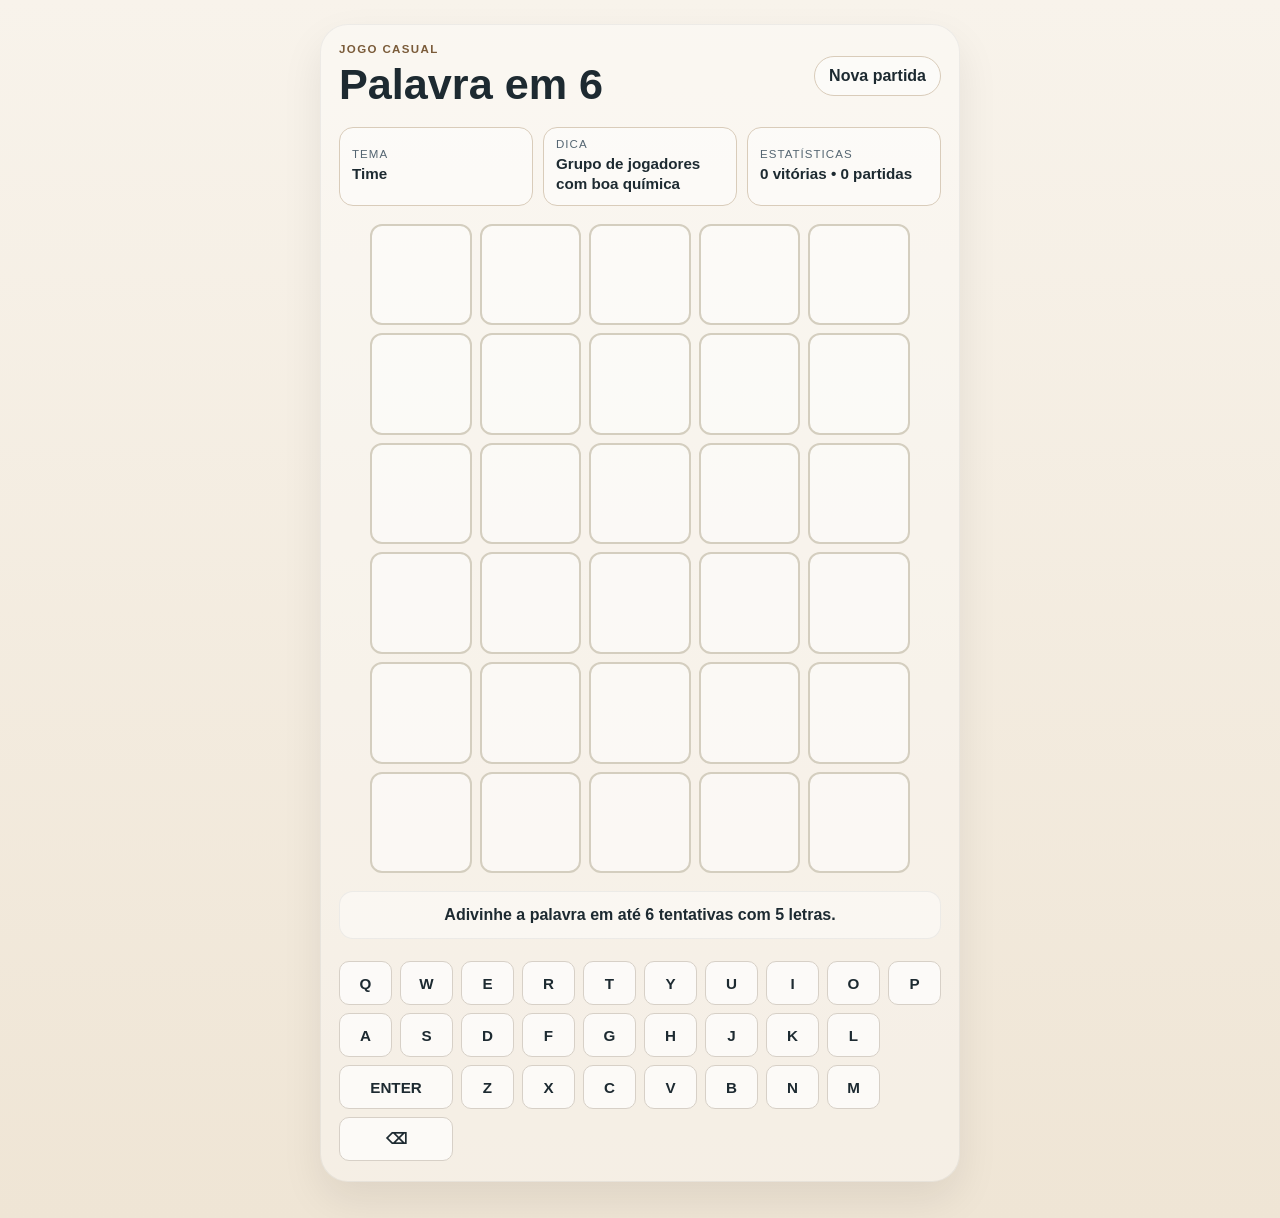
<file: index.html>
<!DOCTYPE html>
<html lang="pt-BR">
  <head>
    <meta charset="UTF-8" />
    <meta name="viewport" content="width=device-width, initial-scale=1.0" />
    <title>Palavra em 6</title>
    <meta
      name="description"
      content="Jogo casual de adivinhação de palavras para estudantes em português."
    />
    <link rel="stylesheet" href="styles.css" />
  </head>
  <body>
    <main class="app" aria-label="Jogo de adivinhação de palavras">
      <header class="topbar">
        <div>
          <p class="eyebrow">Jogo casual</p>
          <h1>Palavra em 6</h1>
        </div>
        <button id="new-game" class="ghost-button" type="button">Nova partida</button>
      </header>

      <section class="status-panel" aria-label="Informações da partida">
        <div class="meta-box">
          <span class="meta-label">Tema</span>
          <strong id="category">Carregando...</strong>
        </div>
        <div class="meta-box">
          <span class="meta-label">Dica</span>
          <strong id="hint">Carregando...</strong>
        </div>
        <div class="meta-box stats-box">
          <span class="meta-label">Estatísticas</span>
          <strong id="stats">0 vitórias</strong>
        </div>
      </section>

      <section class="board-wrap" aria-label="Grade do jogo">
        <div id="board" class="board" aria-live="polite"></div>
      </section>

      <section class="message-area" aria-live="polite" aria-atomic="true">
        <div id="status-message" class="status-message" role="status">
          Adivinhe a palavra em até 6 tentativas com 6 letras.
        </div>
      </section>

      <section class="keyboard-panel" aria-label="Teclado virtual">
        <div id="keyboard" class="keyboard" aria-live="off"></div>
      </section>
    </main>

    <script src="script.js"></script>
  </body>
</html>
</file>
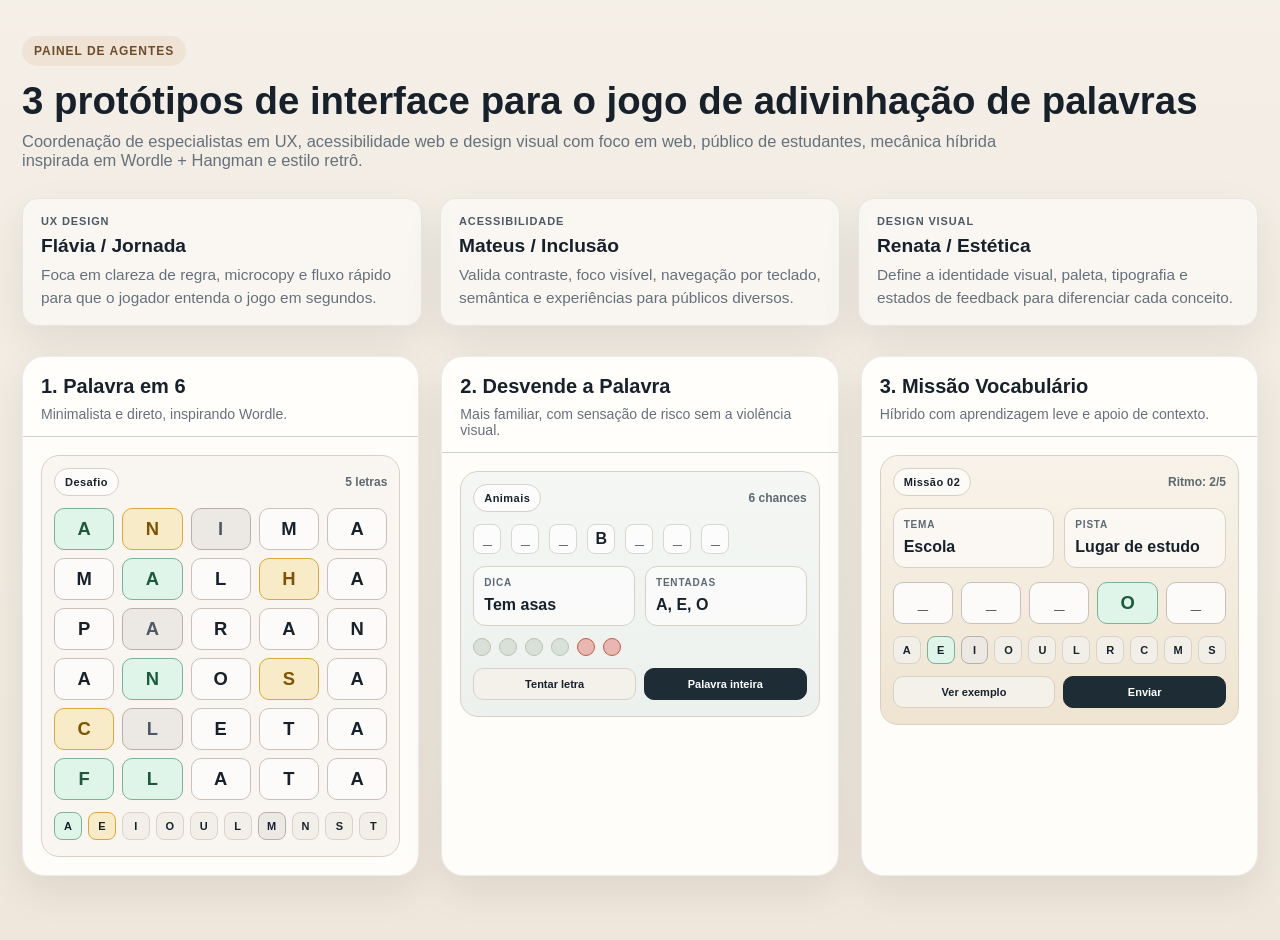
<file: mockups.html>
<!DOCTYPE html>
<html lang="pt-BR">
  <head>
    <meta charset="UTF-8" />
    <meta name="viewport" content="width=device-width, initial-scale=1.0" />
    <title>Painel de protótipos — Jogo de adivinhação</title>
    <style>
      :root {
        --bg: #f4efe7;
        --panel: #fffdf9;
        --ink: #17212b;
        --muted: #66707b;
        --line: #d8d0c5;
        --green: #4d8d6a;
        --yellow: #d9a93a;
        --gray: #b5b1ab;
        --shadow: 0 16px 40px rgba(20, 17, 15, 0.08);
      }

      * { box-sizing: border-box; }
      body {
        margin: 0;
        font-family: Inter, Arial, sans-serif;
        background: linear-gradient(180deg, #f4efe7 0%, #efe7db 100%);
        color: var(--ink);
      }

      .page {
        max-width: 1440px;
        margin: 0 auto;
        padding: 36px 22px 64px;
      }

      .header {
        margin-bottom: 24px;
      }

      .eyebrow {
        display: inline-block;
        padding: 8px 12px;
        border-radius: 999px;
        background: #efe3d5;
        color: #6e4c2a;
        font-size: 12px;
        font-weight: 800;
        letter-spacing: 0.08em;
        text-transform: uppercase;
      }

      h1 {
        margin: 14px 0 10px;
        font-size: clamp(2rem, 3vw, 3.2rem);
        line-height: 1.1;
      }

      .subtitle {
        max-width: 980px;
        color: var(--muted);
        font-size: 1.03rem;
        margin: 0;
      }

      .agents {
        display: grid;
        grid-template-columns: repeat(3, minmax(220px, 1fr));
        gap: 18px;
        margin: 28px 0 30px;
      }

      .agent {
        background: rgba(255,255,255,0.54);
        border: 1px solid rgba(23, 33, 43, 0.08);
        border-radius: 16px;
        padding: 16px 18px;
        box-shadow: var(--shadow);
      }

      .agent-tag {
        font-size: 11px;
        font-weight: 800;
        letter-spacing: 0.08em;
        text-transform: uppercase;
        color: #4d5966;
      }

      .agent h2 {
        margin: 8px 0 6px;
        font-size: 1.2rem;
      }

      .agent p {
        margin: 0;
        color: var(--muted);
        line-height: 1.5;
        font-size: 0.96rem;
      }

      .mockups {
        display: grid;
        grid-template-columns: repeat(3, minmax(260px, 1fr));
        gap: 22px;
      }

      .card {
        background: var(--panel);
        border: 1px solid rgba(23, 33, 43, 0.08);
        border-radius: 22px;
        box-shadow: var(--shadow);
        overflow: hidden;
      }

      .prototype-header {
        padding: 18px 18px 14px;
        border-bottom: 1px solid var(--line);
        background: rgba(255,255,255,0.3);
      }

      .prototype-header h3 {
        margin: 0;
        font-size: 1.25rem;
      }

      .prototype-header p {
        margin: 8px 0 0;
        color: var(--muted);
        font-size: 0.88rem;
      }

      .mockup-body {
        padding: 18px;
      }

      .mini-game {
        border-radius: 18px;
        padding: 12px 12px 16px;
        border: 1px solid var(--line);
      }

      .wordle-mini {
        background: #f9f6f1;
      }

      .forca-mini {
        background: linear-gradient(180deg, #f4f7f3 0%, #edf1ed 100%);
      }

      .missao-mini {
        background: linear-gradient(180deg, #f8f3ea 0%, #efe4d0 100%);
      }

      .topbar {
        display: flex;
        align-items: center;
        justify-content: space-between;
        gap: 10px;
        margin-bottom: 12px;
      }

      .chip {
        display: inline-flex;
        align-items: center;
        justify-content: center;
        padding: 7px 10px;
        border-radius: 999px;
        font-size: 11px;
        font-weight: 800;
        letter-spacing: 0.04em;
        background: rgba(255,255,255,0.7);
        border: 1px solid var(--line);
      }

      .hint {
        color: #5e6871;
        font-size: 12px;
        font-weight: 700;
      }

      .grid {
        display: grid;
        grid-template-columns: repeat(5, minmax(0, 1fr));
        gap: 8px;
        margin: 12px 0;
      }

      .cell {
        display: flex;
        align-items: center;
        justify-content: center;
        height: 42px;
        border-radius: 10px;
        border: 1px solid #c9c1b8;
        background: #fcfbf9;
        font-weight: 800;
        font-size: 1.15rem;
      }

      .cell.green { background: #dff5e9; border-color: #7db096; color: #1b5a3f; }
      .cell.yellow { background: #f7ebc8; border-color: #d9a93a; color: #7f5300; }
      .cell.gray { background: #ece9e5; border-color: #b8b1a9; color: #4d5966; }

      .keyboard {
        display: grid;
        grid-template-columns: repeat(10, minmax(0, 1fr));
        gap: 6px;
        margin-top: 10px;
      }

      .key {
        height: 28px;
        border-radius: 8px;
        display: flex;
        align-items: center;
        justify-content: center;
        font-size: 11px;
        font-weight: 800;
        background: #f2efe9;
        border: 1px solid #d8d2ca;
      }

      .key.green { background: #dff5e9; border-color: #7db096; }
      .key.yellow { background: #f7ebc8; border-color: #d9a93a; }
      .key.gray { background: #ece9e5; border-color: #b8b1a9; }

      .word-guess {
        display: flex;
        align-items: center;
        gap: 10px;
        margin: 10px 0 8px;
      }

      .word-slot {
        display: inline-flex;
        width: 28px;
        height: 30px;
        background: rgba(255,255,255,0.7);
        border: 1px solid #d5d9d0;
        border-radius: 8px;
        align-items: center;
        justify-content: center;
        font-weight: 800;
      }

      .lives {
        display: flex;
        gap: 8px;
        margin-top: 12px;
      }

      .life {
        width: 18px;
        height: 18px;
        border-radius: 50%;
        background: #d9e0d7;
        border: 1px solid #bac3b1;
      }
      .life.used { background: #e9b7b1; border-color: #c25d4a; }

      .cards-row {
        display: grid;
        grid-template-columns: 1fr 1fr;
        gap: 10px;
        margin-top: 12px;
      }

      .mini-card {
        border: 1px solid var(--line);
        border-radius: 12px;
        background: rgba(255,255,255,0.6);
        padding: 10px;
        min-height: 60px;
      }

      .mini-card .label {
        font-size: 10px;
        text-transform: uppercase;
        letter-spacing: 0.08em;
        color: #5d6974;
        font-weight: 800;
      }

      .mini-card .value {
        margin-top: 8px;
        font-weight: 800;
      }

      .button-row {
        display: flex;
        gap: 8px;
        margin-top: 12px;
      }

      .pill {
        flex: 1;
        height: 32px;
        border-radius: 10px;
        border: 1px solid var(--line);
        background: #f4f0ea;
        display: flex;
        align-items: center;
        justify-content: center;
        font-size: 11px;
        font-weight: 800;
      }

      .pill.accent {
        background: #1e2c36;
        color: white;
        border-color: #1e2c36;
      }

      @media (max-width: 1080px) {
        .agents, .mockups {
          grid-template-columns: 1fr;
        }
      }
    </style>
  </head>
  <body>
    <div class="page">
      <header class="header">
        <span class="eyebrow">Painel de agentes</span>
        <h1>3 protótipos de interface para o jogo de adivinhação de palavras</h1>
        <p class="subtitle">
          Coordenação de especialistas em UX, acessibilidade web e design visual com foco em web, público de estudantes,
          mecânica híbrida inspirada em Wordle + Hangman e estilo retrô.
        </p>
      </header>

      <section class="agents" aria-label="Agentes especialistas">
        <article class="agent">
          <div class="agent-tag">UX design</div>
          <h2>Flávia / Jornada</h2>
          <p>Foca em clareza de regra, microcopy e fluxo rápido para que o jogador entenda o jogo em segundos.</p>
        </article>
        <article class="agent">
          <div class="agent-tag">Acessibilidade</div>
          <h2>Mateus / Inclusão</h2>
          <p>Valida contraste, foco visível, navegação por teclado, semântica e experiências para públicos diversos.</p>
        </article>
        <article class="agent">
          <div class="agent-tag">Design visual</div>
          <h2>Renata / Estética</h2>
          <p>Define a identidade visual, paleta, tipografia e estados de feedback para diferenciar cada conceito.</p>
        </article>
      </section>

      <section class="mockups" aria-label="Protótipos de interface">
        <article class="card">
          <div class="prototype-header">
            <h3>1. Palavra em 6</h3>
            <p>Minimalista e direto, inspirando Wordle.</p>
          </div>
          <div class="mockup-body">
            <div class="mini-game wordle-mini">
              <div class="topbar">
                <span class="chip">Desafio</span>
                <span class="hint">5 letras</span>
              </div>
              <div class="grid" aria-label="Grade de tentativas">
                <div class="cell green">A</div>
                <div class="cell yellow">N</div>
                <div class="cell gray">I</div>
                <div class="cell">M</div>
                <div class="cell">A</div>
                <div class="cell">M</div>
                <div class="cell green">A</div>
                <div class="cell">L</div>
                <div class="cell yellow">H</div>
                <div class="cell">A</div>
                <div class="cell">P</div>
                <div class="cell gray">A</div>
                <div class="cell">R</div>
                <div class="cell">A</div>
                <div class="cell">N</div>
                <div class="cell">A</div>
                <div class="cell green">N</div>
                <div class="cell">O</div>
                <div class="cell yellow">S</div>
                <div class="cell">A</div>
                <div class="cell yellow">C</div>
                <div class="cell gray">L</div>
                <div class="cell">E</div>
                <div class="cell">T</div>
                <div class="cell">A</div>
                <div class="cell green">F</div>
                <div class="cell green">L</div>
                <div class="cell">A</div>
                <div class="cell">T</div>
                <div class="cell">A</div>
              </div>
              <div class="keyboard" aria-label="Teclado virtual">
                <div class="key green">A</div><div class="key yellow">E</div><div class="key">I</div><div class="key">O</div><div class="key">U</div><div class="key">L</div><div class="key gray">M</div><div class="key">N</div><div class="key">S</div><div class="key">T</div>
              </div>
            </div>
          </div>
        </article>

        <article class="card">
          <div class="prototype-header">
            <h3>2. Desvende a Palavra</h3>
            <p>Mais familiar, com sensação de risco sem a violência visual.</p>
          </div>
          <div class="mockup-body">
            <div class="mini-game forca-mini">
              <div class="topbar">
                <span class="chip">Animais</span>
                <span class="hint">6 chances</span>
              </div>
              <div class="word-guess" aria-label="Palavra oculta">
                <span class="word-slot">_</span>
                <span class="word-slot">_</span>
                <span class="word-slot">_</span>
                <span class="word-slot">B</span>
                <span class="word-slot">_</span>
                <span class="word-slot">_</span>
                <span class="word-slot">_</span>
              </div>
              <div class="cards-row">
                <div class="mini-card">
                  <div class="label">Dica</div>
                  <div class="value">Tem asas</div>
                </div>
                <div class="mini-card">
                  <div class="label">Tentadas</div>
                  <div class="value">A, E, O</div>
                </div>
              </div>
              <div class="lives" aria-label="Vidas restantes">
                <span class="life"></span>
                <span class="life"></span>
                <span class="life"></span>
                <span class="life"></span>
                <span class="life used"></span>
                <span class="life used"></span>
              </div>
              <div class="button-row">
                <span class="pill">Tentar letra</span>
                <span class="pill accent">Palavra inteira</span>
              </div>
            </div>
          </div>
        </article>

        <article class="card">
          <div class="prototype-header">
            <h3>3. Missão Vocabulário</h3>
            <p>Híbrido com aprendizagem leve e apoio de contexto.</p>
          </div>
          <div class="mockup-body">
            <div class="mini-game missao-mini">
              <div class="topbar">
                <span class="chip">Missão 02</span>
                <span class="hint">Ritmo: 2/5</span>
              </div>
              <div class="cards-row">
                <div class="mini-card">
                  <div class="label">Tema</div>
                  <div class="value">Escola</div>
                </div>
                <div class="mini-card">
                  <div class="label">Pista</div>
                  <div class="value">Lugar de estudo</div>
                </div>
              </div>
              <div class="grid" style="margin-top: 14px;">
                <div class="cell">_</div>
                <div class="cell">_</div>
                <div class="cell">_</div>
                <div class="cell green">O</div>
                <div class="cell">_</div>
              </div>
              <div class="keyboard" aria-label="Teclado de missão">
                <div class="key">A</div><div class="key green">E</div><div class="key gray">I</div><div class="key">O</div><div class="key">U</div><div class="key">L</div><div class="key">R</div><div class="key">C</div><div class="key">M</div><div class="key">S</div>
              </div>
              <div class="button-row">
                <span class="pill">Ver exemplo</span>
                <span class="pill accent">Enviar</span>
              </div>
            </div>
          </div>
        </article>
      </section>
    </div>
  </body>
</html>
</file>
<file: styles.css>
:root {
  --bg-1: #f8f3eb;
  --bg-2: #efe5d5;
  --panel: rgba(255, 255, 255, 0.64);
  --panel-strong: #fffaf5;
  --ink: #1d2a31;
  --muted: #556672;
  --line: #d9ccba;
  --green: #5aa57c;
  --green-dark: #245a3d;
  --yellow: #d9a93a;
  --yellow-dark: #7f5e00;
  --gray: #bec4c8;
  --gray-dark: #52606a;
  --shadow: 0 18px 42px rgba(22, 18, 15, 0.08);
}

* {
  box-sizing: border-box;
}

html, body {
  margin: 0;
  min-height: 100%;
  font-family: Arial, Helvetica, sans-serif;
  background: linear-gradient(180deg, var(--bg-1), var(--bg-2));
  color: var(--ink);
}

body {
  display: flex;
  justify-content: center;
  min-height: 100vh;
  padding: 24px 14px 36px;
}

button, input {
  font: inherit;
}

.app {
  width: min(100%, 640px);
  background: rgba(255, 255, 255, 0.36);
  border: 1px solid rgba(29, 42, 49, 0.06);
  border-radius: 28px;
  box-shadow: var(--shadow);
  padding: 18px 18px 20px;
}

.topbar {
  display: flex;
  align-items: center;
  justify-content: space-between;
  gap: 12px;
  margin-bottom: 18px;
}

.eyebrow {
  margin: 0 0 6px;
  color: #7a5b39;
  font-size: 0.72rem;
  font-weight: 700;
  letter-spacing: 0.12em;
  text-transform: uppercase;
}

h1 {
  margin: 0;
  font-size: clamp(2rem, 4vw, 2.7rem);
  line-height: 1.1;
}

.ghost-button {
  border: 1px solid var(--line);
  background: rgba(255,255,255,0.55);
  color: var(--ink);
  border-radius: 999px;
  font-weight: 700;
  padding: 10px 14px;
  min-width: 120px;
  cursor: pointer;
  transition: transform 0.15s ease, background 0.15s ease;
}

.ghost-button:hover,
.ghost-button:focus-visible {
  background: rgba(255, 255, 255, 0.9);
  transform: translateY(-1px);
}

.status-panel {
  display: grid;
  grid-template-columns: repeat(3, minmax(0, 1fr));
  gap: 10px;
  margin-bottom: 18px;
}

.meta-box {
  background: rgba(255,255,255,0.5);
  border: 1px solid var(--line);
  border-radius: 14px;
  padding: 10px 12px;
  min-height: 68px;
  display: flex;
  flex-direction: column;
  justify-content: center;
}

.meta-label {
  display: block;
  font-size: 0.72rem;
  letter-spacing: 0.09em;
  text-transform: uppercase;
  color: var(--muted);
  margin-bottom: 4px;
}

.meta-box strong {
  font-size: 0.95rem;
  line-height: 1.35;
}

.board-wrap {
  display: flex;
  justify-content: center;
}

.board {
  --word-length: 5;
  display: grid;
  grid-template-rows: repeat(6, minmax(0, 1fr));
  gap: 8px;
  width: min(100%, 540px);
}

.row {
  display: grid;
  grid-template-columns: repeat(var(--word-length), minmax(0, 1fr));
  gap: 8px;
}

.cell {
  display: flex;
  align-items: center;
  justify-content: center;
  width: 100%;
  aspect-ratio: 1 / 1;
  border: 2px solid #d4cebf;
  border-radius: 12px;
  background: rgba(255,255,255,0.55);
  font-weight: 800;
  font-size: clamp(1.2rem, 4vw, 2rem);
  text-transform: uppercase;
  transition: transform 0.12s ease, background 0.12s ease;
  user-select: none;
}

.cell.filled {
  border-color: #9ea9b0;
}

.cell.correct {
  background: var(--green);
  border-color: var(--green);
  color: #fff;
}

.cell.present {
  background: var(--yellow);
  border-color: var(--yellow);
  color: #fff;
}

.cell.absent {
  background: var(--gray);
  border-color: var(--gray);
  color: #fff;
}

.cell.revealed {
  transform: scale(1.02);
}

.message-area {
  margin-top: 18px;
  min-height: 52px;
}

.status-message {
  border-radius: 14px;
  border: 1px solid rgba(29,42,49,0.06);
  background: rgba(255,255,255,0.45);
  padding: 12px 14px;
  font-weight: 700;
  color: var(--ink);
  min-height: 48px;
  display: flex;
  align-items: center;
  justify-content: center;
  text-align: center;
}

.keyboard-panel {
  margin-top: 18px;
}

.keyboard {
  display: flex;
  flex-direction: column;
  gap: 8px;
}

.keyboard-row {
  display: grid;
  gap: 8px;
  grid-template-columns: repeat(10, minmax(0, 1fr));
}

.key {
  border: 1px solid #d7d0c7;
  background: rgba(255,255,255,0.7);
  color: var(--ink);
  border-radius: 10px;
  min-height: 44px;
  font-weight: 800;
  font-size: 0.95rem;
  cursor: pointer;
  transition: transform 0.08s ease, filter 0.12s ease;
}

.key:hover,
.key:focus-visible {
  filter: brightness(0.99);
}

.key:active {
  transform: translateY(1px);
}

.key.correct {
  background: var(--green);
  color: #fff;
  border-color: var(--green);
}

.key.present {
  background: var(--yellow);
  color: #fff;
  border-color: var(--yellow);
}

.key.absent {
  background: var(--gray);
  color: #fff;
  border-color: var(--gray);
}

.key.wide {
  grid-column: span 2;
}

@media (max-width: 520px) {
  .app {
    padding: 16px 12px 18px;
  }

  .status-panel {
    grid-template-columns: 1fr;
  }

  .keyboard-row {
    grid-template-columns: repeat(7, minmax(0, 1fr));
  }
}

@media (prefers-reduced-motion: reduce) {
  * {
    scroll-behavior: auto !important;
    transition: none !important;
    animation: none !important;
  }
}
</file>
